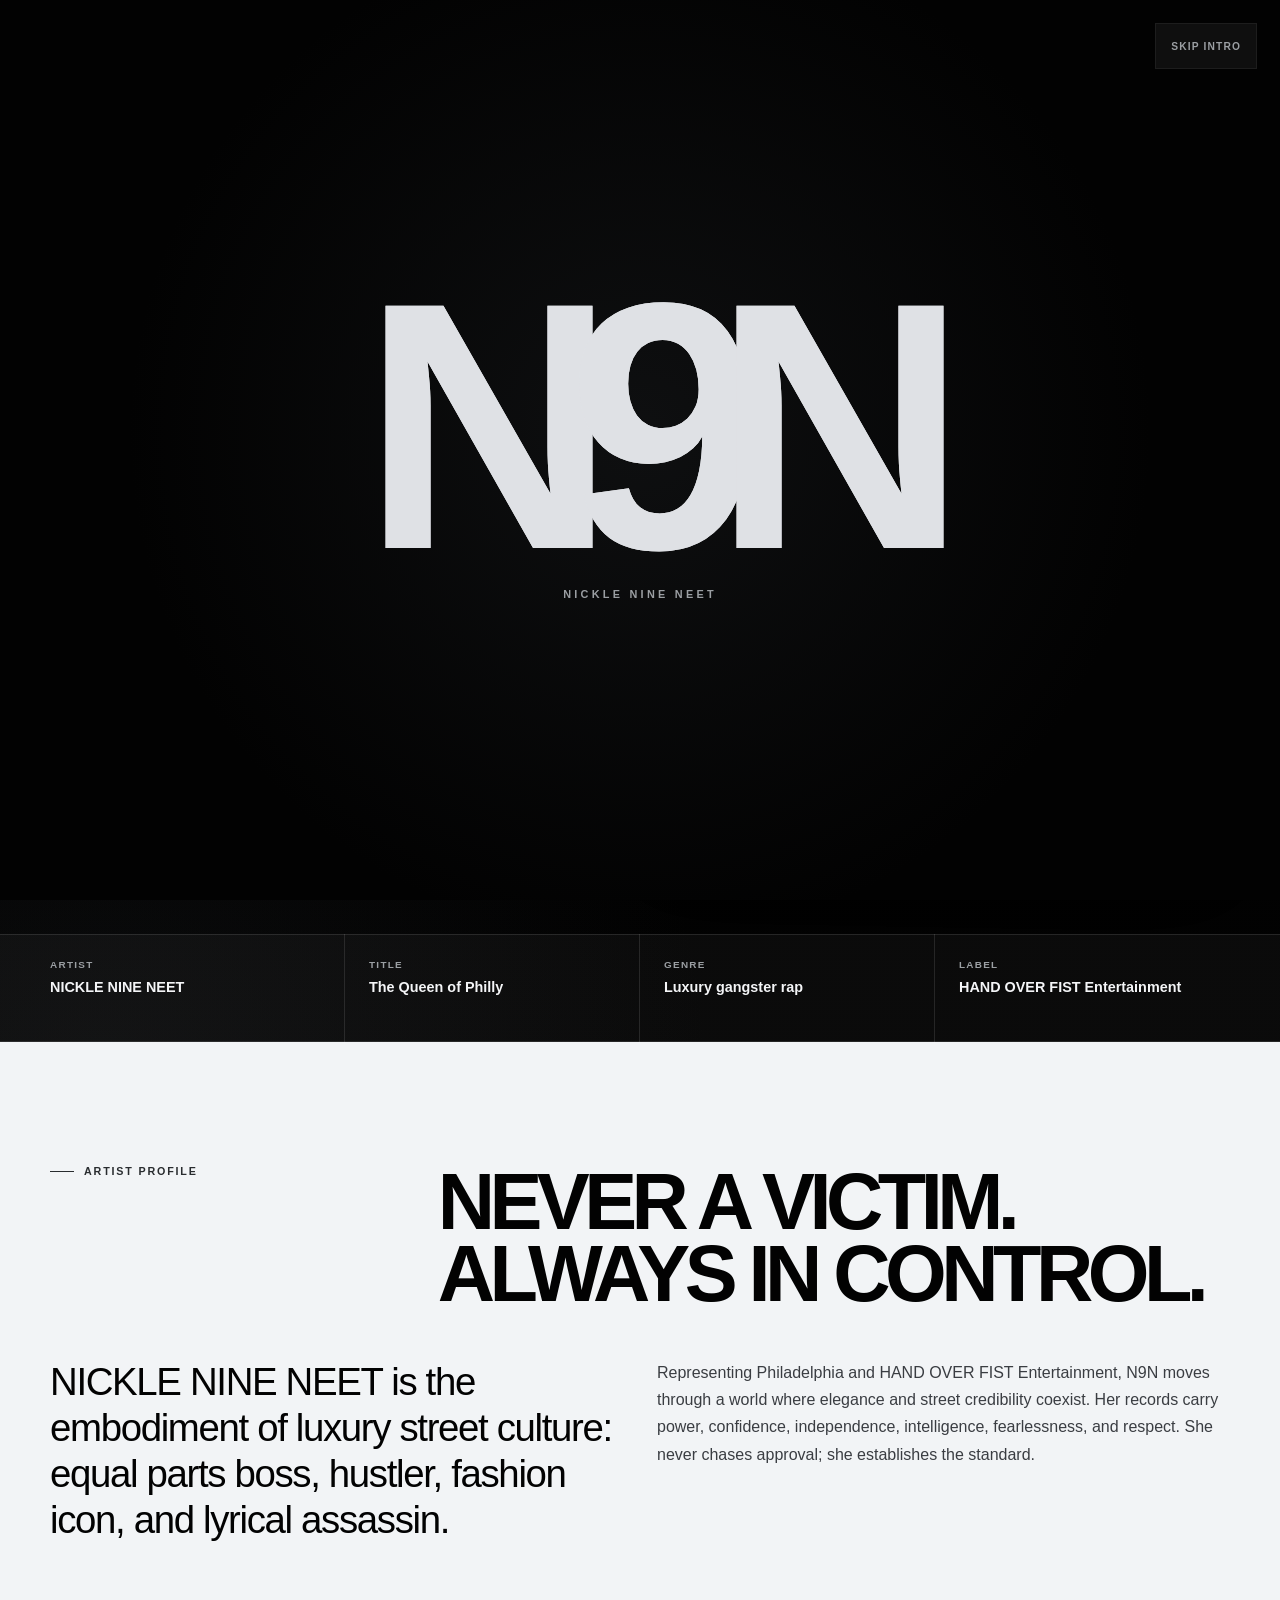
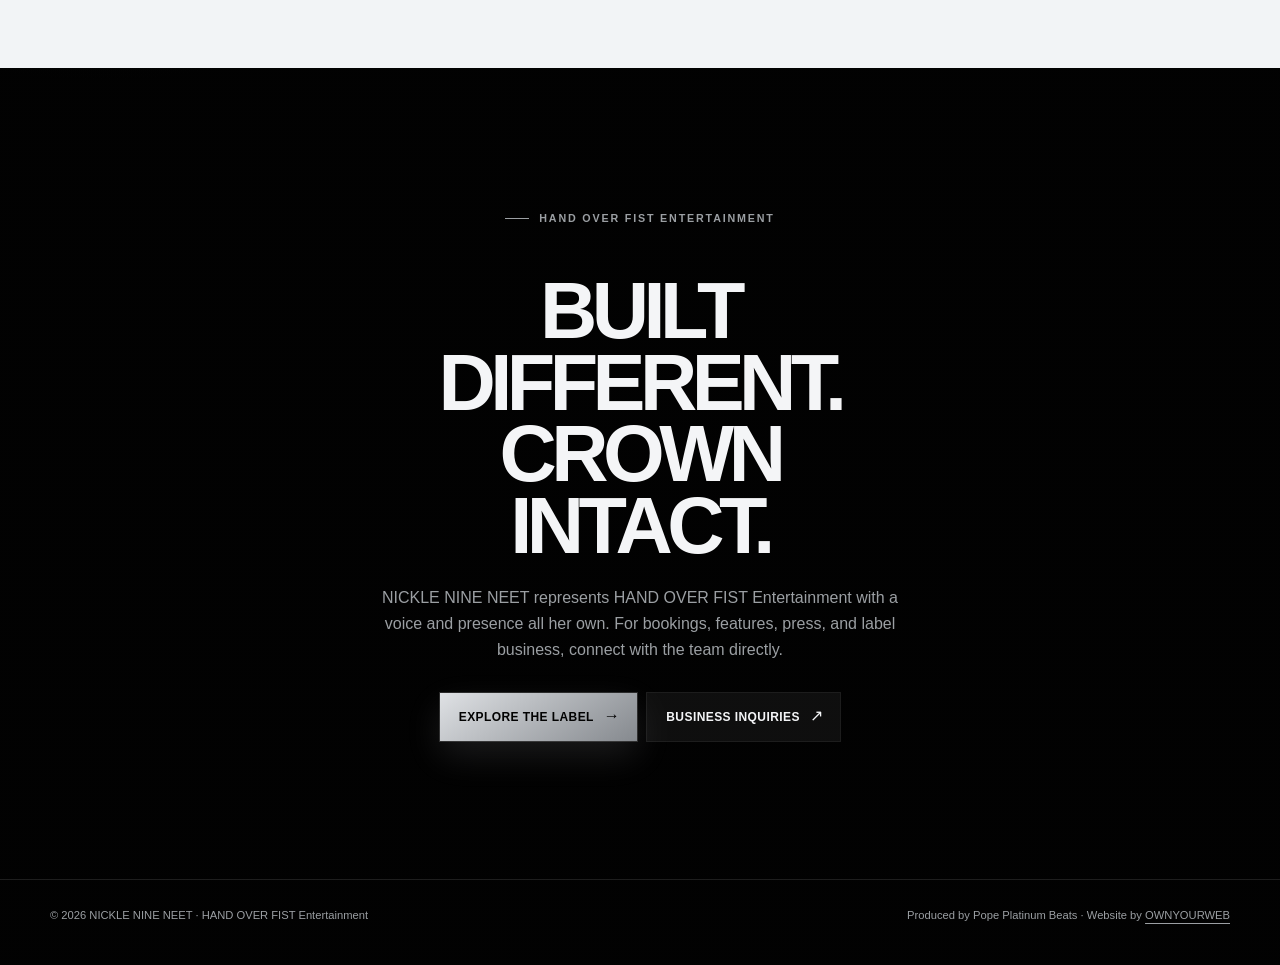
<file: index.html>
<!doctype html>
<html lang="en">
<head>
  <meta charset="utf-8" />
  <meta name="viewport" content="width=device-width, initial-scale=1" />
  <meta name="theme-color" content="#070707" />
  <meta name="description" content="Official artist profile for NICKLE NINE NEET, The Queen of Philly, presented by HAND OVER FIST Entertainment." />
  <meta property="og:title" content="NICKLE NINE NEET | Official Artist Profile" />
  <meta property="og:description" content="Luxury gangster rap. Philadelphia authority. Respect the Crown." />
  <meta property="og:type" content="profile" />
  <meta property="og:url" content="https://innergclaw.github.io/nickle-nine-neet/" />
  <meta property="og:image" content="https://innergclaw.github.io/nickle-nine-neet/assets/hand-over-fist/nickle-nine-neet-philadelphia-portrait.jpg" />
  <link rel="icon" href="assets/hand-over-fist/hand-over-fist-entertainment-logo.jpg" type="image/jpeg" />
  <link rel="canonical" href="https://innergclaw.github.io/nickle-nine-neet/" />
  <link rel="stylesheet" href="assets/hand-over-fist/brand.css" />
  <title>NICKLE NINE NEET | The Queen of Philly</title>
  <script>document.documentElement.classList.add('js', 'intro-pending');</script>
</head>
<body class="artist-page">
  <div class="smoky-intro" data-smoky-intro>
    <div class="smoky-intro-inner">
      <div class="smoky-word" aria-label="N9N">
        <span class="smoky-letter" data-char="N" style="--i:0" aria-hidden="true">N</span>
        <span class="smoky-letter" data-char="9" style="--i:1" aria-hidden="true">9</span>
        <span class="smoky-letter" data-char="N" style="--i:2" aria-hidden="true">N</span>
      </div>
      <p class="smoky-intro-name">Nickle Nine Neet</p>
    </div>
    <button class="smoky-intro-skip" type="button" data-smoky-skip>Skip intro</button>
  </div>
  <div class="progress" aria-hidden="true"></div>
  <header class="site-header">
    <nav class="shell nav" aria-label="Artist navigation">
      <a class="label-lockup" href="https://ownyourweb.xyz/demos/hand-over-fist-entertainment.html" aria-label="HAND OVER FIST Entertainment home">
        <img class="label-logo" src="assets/hand-over-fist/hand-over-fist-entertainment-logo.jpg" alt="" width="1396" height="864" />
        <span class="label-name">HAND OVER FIST<small>Entertainment</small></span>
      </a>
      <div class="nav-links">
        <a href="ep.html">EP</a>
        <a href="https://ownyourweb.xyz/demos/hand-over-fist-entertainment.html">Label</a>
        <a href="#profile">Profile</a>
      </div>
      <a class="button nav-cta" href="mailto:ownyourwebsmm@gmail.com?subject=NICKLE%20NINE%20NEET%20Business%20Inquiry"><span class="desktop-label">Business inquiries</span><span class="mobile-label">Inquiries</span> <span class="button-arrow" aria-hidden="true">↗</span></a>
    </nav>
  </header>

  <main>
    <section class="shell hero profile-hero">
      <div class="hero-copy">
        <p class="eyebrow">Official artist · HAND OVER FIST</p>
        <h1 class="display profile-title"><span class="line">NICKLE</span><span class="line">NINE</span><span class="chrome">NEET.</span></h1>
        <p class="lede">The Queen of Philly. A commanding rapper whose hard-edged delivery, sharp writing, luxury-street style, and unmistakable presence speak for themselves.</p>
        <div class="hero-actions">
          <a class="button" href="ep.html">Listen to the debut EP <span class="button-arrow" aria-hidden="true">→</span></a>
          <a class="button" href="#profile">Meet NICKLE NINE NEET <span class="button-arrow" aria-hidden="true">↓</span></a>
        </div>
      </div>
      <div class="hero-aside" aria-label="NICKLE NINE NEET official artist portrait">
        <figure class="artist-portrait">
          <img src="assets/hand-over-fist/nickle-nine-neet-philadelphia-portrait.jpg" alt="NICKLE NINE NEET overlooking the Philadelphia skyline at night" width="1672" height="941" />
          <figcaption><span>The Queen of Philly</span><span>Philadelphia</span></figcaption>
        </figure>
        <span class="seal">Luxury<br />Power<br />Respect</span>
      </div>
    </section>

    <section class="fact-strip" aria-label="Artist facts">
      <div class="shell facts">
        <div class="fact"><span>Artist</span><strong>NICKLE NINE NEET</strong></div>
        <div class="fact"><span>Title</span><strong>The Queen of Philly</strong></div>
        <div class="fact"><span>Genre</span><strong>Luxury gangster rap</strong></div>
        <div class="fact"><span>Label</span><strong>HAND OVER FIST Entertainment</strong></div>
      </div>
    </section>

    <section class="shell section light-section" id="profile">
      <div class="section-head reveal">
        <p class="eyebrow">Artist profile</p>
        <div><h2>Never a victim. Always in control.</h2></div>
      </div>
      <div class="profile-bio reveal">
        <p class="lead">NICKLE NINE NEET is the embodiment of luxury street culture: equal parts boss, hustler, fashion icon, and lyrical assassin.</p>
        <p>Representing Philadelphia and HAND OVER FIST Entertainment, N9N moves through a world where elegance and street credibility coexist. Her records carry power, confidence, independence, intelligence, fearlessness, and respect. She never chases approval; she establishes the standard.</p>
      </div>
    </section>

    <section class="shell final-cta reveal">
      <p class="eyebrow">HAND OVER FIST Entertainment</p>
      <h2>Built different. Crown intact.</h2>
      <p>NICKLE NINE NEET represents HAND OVER FIST Entertainment with a voice and presence all her own. For bookings, features, press, and label business, connect with the team directly.</p>
      <div class="final-actions">
        <a class="button" href="https://ownyourweb.xyz/demos/hand-over-fist-entertainment.html">Explore the label <span class="button-arrow" aria-hidden="true">→</span></a>
        <a class="button secondary" href="mailto:ownyourwebsmm@gmail.com?subject=NICKLE%20NINE%20NEET%20Business%20Inquiry">Business inquiries <span class="button-arrow" aria-hidden="true">↗</span></a>
      </div>
    </section>
  </main>

  <footer><div class="shell footer-row"><span>© 2026 NICKLE NINE NEET · HAND OVER FIST Entertainment</span><span>Produced by Pope Platinum Beats · Website by <a href="https://ownyourweb.xyz/">OWNYOURWEB</a></span></div></footer>
  <script src="assets/hand-over-fist/site.js" defer></script>
</body>
</html>
</file>
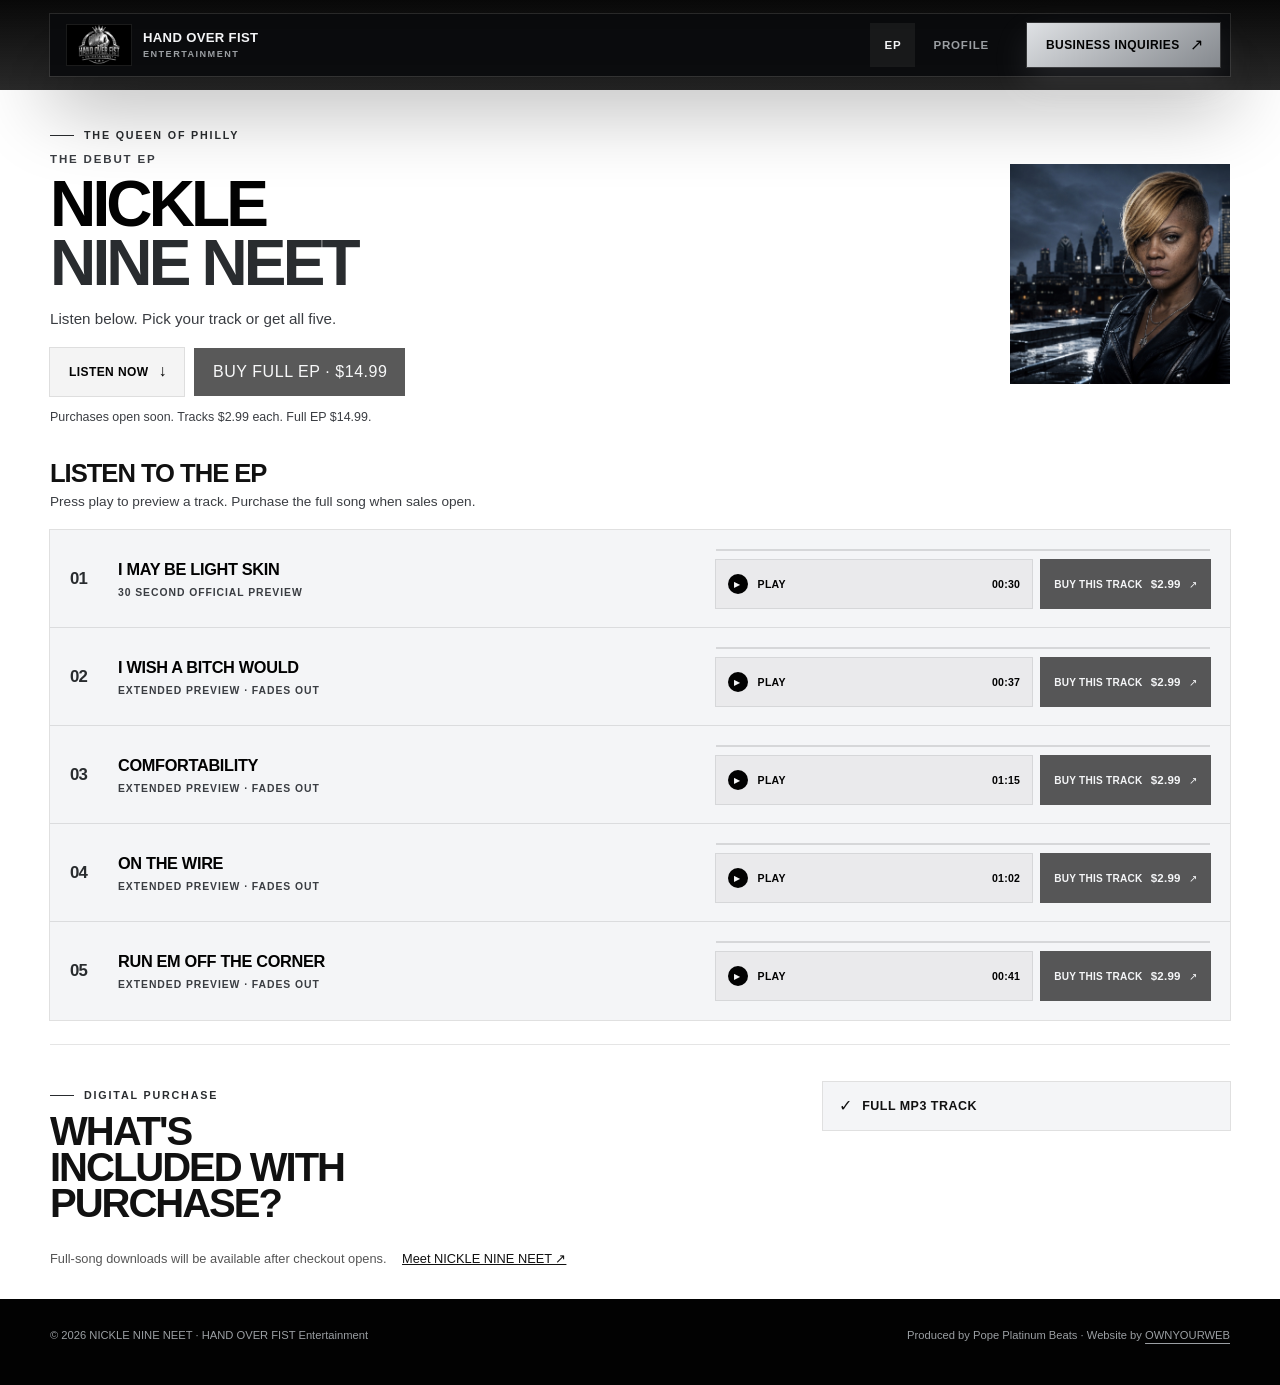
<file: ep.html>
<!doctype html>
<html lang="en">
<head>
  <meta charset="utf-8" />
  <meta name="viewport" content="width=device-width, initial-scale=1" />
  <meta name="theme-color" content="#f7f6f2" />
  <meta name="description" content="Listen to previews from NICKLE NINE NEET, the debut EP by The Queen of Philly." />
  <meta property="og:title" content="NICKLE NINE NEET | Debut EP" />
  <meta property="og:description" content="Five tracks from The Queen of Philly. Listen to official previews." />
  <meta property="og:type" content="music.album" />
  <meta property="og:url" content="https://innergclaw.github.io/nickle-nine-neet/ep.html" />
  <meta property="og:image" content="https://innergclaw.github.io/nickle-nine-neet/assets/hand-over-fist/nickle-nine-neet-philadelphia-portrait.jpg" />
  <link rel="icon" href="assets/hand-over-fist/hand-over-fist-entertainment-logo.jpg" type="image/jpeg" />
  <link rel="canonical" href="https://innergclaw.github.io/nickle-nine-neet/ep.html" />
  <link rel="stylesheet" href="assets/hand-over-fist/brand.css" />
  <link rel="stylesheet" href="assets/ep/store.css" />
  <title>NICKLE NINE NEET | Debut EP</title>
  <script>document.documentElement.classList.add('js');</script>
</head>
<body class="release-page">
  <div class="progress" aria-hidden="true"></div>
  <header class="site-header">
    <nav class="shell nav" aria-label="Artist navigation">
      <a class="label-lockup" href="index.html" aria-label="NICKLE NINE NEET home">
        <img class="label-logo" src="assets/hand-over-fist/hand-over-fist-entertainment-logo.jpg" alt="" width="1396" height="864" />
        <span class="label-name">HAND OVER FIST<small>Entertainment</small></span>
      </a>
      <div class="nav-links">
        <a href="ep.html" aria-current="page">EP</a>
        <a href="index.html#profile">Profile</a>
      </div>
      <a class="button nav-cta" href="mailto:ownyourwebsmm@gmail.com?subject=NICKLE%20NINE%20NEET%20Business%20Inquiry"><span class="desktop-label">Business inquiries</span><span class="mobile-label">Inquiries</span> <span class="button-arrow" aria-hidden="true">↗</span></a>
    </nav>
  </header>

  <main>
    <section class="shell ep-hero">
      <div class="ep-hero-copy">
        <p class="eyebrow">The Queen of Philly</p>
        <p class="ep-kicker">The debut EP</p>
        <h1 class="ep-title">NICKLE<br /><span>NINE NEET</span></h1>
        <p class="ep-lede">Listen below. Pick your track or get all five.</p>
        <div class="hero-actions">
          <a class="button secondary" href="#tracklist">Listen now <span class="button-arrow" aria-hidden="true">↓</span></a>
          <button class="button commerce-button" type="button" disabled aria-describedby="checkout-note">Buy full EP · $14.99</button>
        </div>
        <p id="checkout-note" class="commerce-note">Purchases open soon. Tracks $2.99 each. Full EP $14.99.</p>
      </div>
      <figure class="ep-cover" aria-label="NICKLE NINE NEET portrait for the debut EP">
        <img src="assets/hand-over-fist/nickle-nine-neet-philadelphia-portrait.jpg" alt="NICKLE NINE NEET in front of the Philadelphia skyline" width="1672" height="941" />
        <span class="ep-cover-overlay" aria-hidden="true"></span>
      </figure>
    </section>

    <section class="shell section ep-listing" id="tracklist">
      <div class="section-head">
        <div><h2>Listen to the EP</h2><p class="section-copy">Press play to preview a track. Purchase the full song when sales open.</p></div>
      </div>
      <p class="player-status" data-player-status role="status" aria-live="polite"></p>

      <div class="track-list" data-preview-player>
        <article class="track-card" data-track>
          <span class="track-number">01</span>
          <div class="track-copy"><h3>I MAY BE LIGHT SKIN</h3><p>30 second official preview</p></div>
          <div class="track-controls">
            <div class="track-progress" aria-hidden="true"><span data-progress></span></div>
            <button class="track-play" type="button" data-preview="assets/ep/previews/01-i-may-be-light-skin-preview.mp3" data-title="I MAY BE LIGHT SKIN" aria-label="Play I MAY BE LIGHT SKIN preview"><span class="track-play-icon" aria-hidden="true">▶</span><span data-play-label>Play</span><span class="track-duration">00:30</span></button>
            <button class="track-buy" type="button" disabled aria-describedby="checkout-note">Buy this track <strong>$2.99</strong><span aria-hidden="true">↗</span></button>
          </div>
        </article>
        <article class="track-card" data-track>
          <span class="track-number">02</span>
          <div class="track-copy"><h3>I WISH A BITCH WOULD</h3><p>Extended preview · fades out</p></div>
          <div class="track-controls">
            <div class="track-progress" aria-hidden="true"><span data-progress></span></div>
            <button class="track-play" type="button" data-preview="assets/ep/previews/02-i-wish-a-bitch-would-preview-v2.mp3" data-title="I WISH A BITCH WOULD" aria-label="Play I WISH A BITCH WOULD preview"><span class="track-play-icon" aria-hidden="true">▶</span><span data-play-label>Play</span><span class="track-duration">00:37</span></button>
            <button class="track-buy" type="button" disabled aria-describedby="checkout-note">Buy this track <strong>$2.99</strong><span aria-hidden="true">↗</span></button>
          </div>
        </article>
        <article class="track-card" data-track>
          <span class="track-number">03</span>
          <div class="track-copy"><h3>COMFORTABILITY</h3><p>Extended preview · fades out</p></div>
          <div class="track-controls">
            <div class="track-progress" aria-hidden="true"><span data-progress></span></div>
            <button class="track-play" type="button" data-preview="assets/ep/previews/03-comfortability-preview-v2.mp3" data-title="COMFORTABILITY" aria-label="Play COMFORTABILITY preview"><span class="track-play-icon" aria-hidden="true">▶</span><span data-play-label>Play</span><span class="track-duration">01:15</span></button>
            <button class="track-buy" type="button" disabled aria-describedby="checkout-note">Buy this track <strong>$2.99</strong><span aria-hidden="true">↗</span></button>
          </div>
        </article>
        <article class="track-card" data-track>
          <span class="track-number">04</span>
          <div class="track-copy"><h3>ON THE WIRE</h3><p>Extended preview · fades out</p></div>
          <div class="track-controls">
            <div class="track-progress" aria-hidden="true"><span data-progress></span></div>
            <button class="track-play" type="button" data-preview="assets/ep/previews/04-on-the-wire-preview-v2.mp3" data-title="ON THE WIRE" aria-label="Play ON THE WIRE preview"><span class="track-play-icon" aria-hidden="true">▶</span><span data-play-label>Play</span><span class="track-duration">01:02</span></button>
            <button class="track-buy" type="button" disabled aria-describedby="checkout-note">Buy this track <strong>$2.99</strong><span aria-hidden="true">↗</span></button>
          </div>
        </article>
        <article class="track-card" data-track>
          <span class="track-number">05</span>
          <div class="track-copy"><h3>RUN EM OFF THE CORNER</h3><p>Extended preview · fades out</p></div>
          <div class="track-controls">
            <div class="track-progress" aria-hidden="true"><span data-progress></span></div>
            <button class="track-play" type="button" data-preview="assets/ep/previews/05-run-em-off-the-corner-preview-v2.mp3" data-title="RUN EM OFF THE CORNER" aria-label="Play RUN EM OFF THE CORNER preview"><span class="track-play-icon" aria-hidden="true">▶</span><span data-play-label>Play</span><span class="track-duration">00:41</span></button>
            <button class="track-buy" type="button" disabled aria-describedby="checkout-note">Buy this track <strong>$2.99</strong><span aria-hidden="true">↗</span></button>
          </div>
        </article>
      </div>
    </section>

    <section class="shell purchase-included" aria-labelledby="included-title">
      <div>
        <p class="eyebrow">Digital purchase</p>
        <h2 id="included-title">What's included with purchase?</h2>
      </div>
        <ul>
          <li>Full MP3 track</li>
        </ul>
    </section>

    <aside class="shell ep-sales-note">Full-song downloads will be available after checkout opens. <a href="index.html">Meet NICKLE NINE NEET ↗</a></aside>
  </main>

  <footer><div class="shell footer-row"><span>© 2026 NICKLE NINE NEET · HAND OVER FIST Entertainment</span><span>Produced by Pope Platinum Beats · Website by <a href="https://ownyourweb.xyz/">OWNYOURWEB</a></span></div></footer>
  <script src="assets/hand-over-fist/site.js" defer></script>
</body>
</html>
</file>
<file: assets/hand-over-fist/brand.css>
:root {
  --black: oklch(0.08 0 0);
  --black-soft: oklch(0.115 0.003 255);
  --surface: oklch(0.17 0.006 255);
  --surface-raised: oklch(0.22 0.008 255);
  --white: oklch(0.97 0.003 255);
  --muted: oklch(0.7 0.008 255);
  --steel: oklch(0.63 0.009 255);
  --chrome: oklch(0.91 0.005 255);
  --graphite: oklch(0.29 0.008 255);
  --paper: oklch(0.965 0.004 255);
  --paper-soft: oklch(0.92 0.006 255);
  --ink-muted: oklch(0.36 0.009 255);
  --line: oklch(1 0 0 / 0.11);
  --line-strong: oklch(0.91 0.005 255 / 0.34);
  --ease-out: cubic-bezier(0.2, 0, 0, 1);
  --shadow:
    0 0 0 1px var(--line),
    0 1px 2px oklch(0 0 0 / 0.24),
    0 28px 80px oklch(0 0 0 / 0.32);
  color: var(--white);
  background: var(--black);
  font-family: Inter, ui-sans-serif, -apple-system, BlinkMacSystemFont, "Segoe UI", sans-serif;
  font-synthesis: none;
  -webkit-font-smoothing: antialiased;
  -moz-osx-font-smoothing: grayscale;
}

* { box-sizing: border-box; }
html { scroll-behavior: smooth; }
body {
  min-width: 320px;
  margin: 0;
  overflow-x: hidden;
  color: var(--white);
  background:
    radial-gradient(circle at 88% 4%, oklch(0.91 0.005 255 / 0.12), transparent 34rem),
    radial-gradient(circle at 8% 42%, oklch(0.32 0.01 255 / 0.19), transparent 38rem),
    linear-gradient(180deg, var(--black-soft), var(--black) 46rem);
}
body::before {
  content: "";
  position: fixed;
  inset: 0;
  z-index: -1;
  pointer-events: none;
  opacity: 0.32;
  background-image:
    linear-gradient(90deg, transparent 0 49.8%, oklch(1 0 0 / 0.028) 49.8% 50.2%, transparent 50.2%),
    linear-gradient(oklch(1 0 0 / 0.024) 1px, transparent 1px);
  background-size: 220px 100%, 100% 88px;
  mask-image: linear-gradient(to bottom, black, transparent 82%);
}

html.intro-pending, html.intro-pending body { overflow: hidden; }
.smoky-intro { display: none; }
.js .smoky-intro {
  position: fixed;
  inset: 0;
  z-index: 250;
  display: grid;
  overflow: hidden;
  place-items: center;
  isolation: isolate;
  color: var(--chrome);
  background:
    radial-gradient(circle at 50% 48%, oklch(0.28 0.008 255 / 0.34), transparent 32rem),
    var(--black);
}
.smoky-intro::before, .smoky-intro::after {
  content: "";
  position: absolute;
  z-index: -1;
  width: min(72vw, 880px);
  aspect-ratio: 1.8;
  border-radius: 50%;
  background: radial-gradient(ellipse, oklch(0.91 0.005 255 / 0.12), transparent 68%);
  filter: blur(38px);
  opacity: 0;
  transform: translate3d(-22%, 24%, 0) scale(0.72);
}
.smoky-intro::after { transform: translate3d(26%, -20%, 0) scale(0.64); }
.smoky-intro.is-ready::before { animation: smoky-haze 2.8s var(--ease-out) both; }
.smoky-intro.is-ready::after { animation: smoky-haze-alt 2.8s 180ms var(--ease-out) both; }
.smoky-intro-inner { position: relative; display: grid; justify-items: center; padding-inline: 20px; }
.smoky-word {
  display: flex;
  align-items: center;
  justify-content: center;
  color: transparent;
  font-size: clamp(7rem, 28vw, 22rem);
  font-weight: 900;
  letter-spacing: -0.14em;
  line-height: 0.72;
  user-select: none;
}
.smoky-letter {
  position: relative;
  display: inline-block;
  opacity: 0;
  color: var(--chrome);
  text-shadow: 0 0 0 var(--chrome);
  transform-origin: center;
  will-change: transform, opacity, filter;
}
.smoky-letter::before {
  content: attr(data-char);
  position: absolute;
  inset: 0;
  color: oklch(0.91 0.005 255 / 0.42);
  filter: blur(18px);
  opacity: 0;
  transform: translate3d(-18%, 20%, 0) scale(1.18);
}
.smoky-intro.is-ready .smoky-letter { animation: smoky-reveal 1.95s calc(var(--i) * 140ms) var(--ease-out) both; }
.smoky-intro.is-ready .smoky-letter::before { animation: smoky-ghost 1.8s calc(var(--i) * 140ms) var(--ease-out) both; }
.smoky-intro-name {
  margin: 34px 0 0;
  color: var(--muted);
  font-size: 0.68rem;
  font-weight: 780;
  letter-spacing: 0.3em;
  text-transform: uppercase;
  opacity: 0;
  transform: translateY(8px);
}
.smoky-intro.is-ready .smoky-intro-name { animation: smoky-name-in 620ms 1.5s var(--ease-out) both; }
.smoky-intro-skip {
  position: absolute;
  inset: 24px 24px auto auto;
  display: inline-flex;
  min-width: 44px;
  min-height: 44px;
  align-items: center;
  justify-content: center;
  padding-inline: 15px;
  color: var(--muted);
  background: oklch(1 0 0 / 0.055);
  border: 0;
  box-shadow: 0 0 0 1px var(--line);
  font: inherit;
  font-size: 0.64rem;
  font-weight: 780;
  letter-spacing: 0.11em;
  text-transform: uppercase;
  cursor: pointer;
  transition-property: color, background-color, transform;
  transition-duration: 160ms;
  transition-timing-function: var(--ease-out);
}
.smoky-intro-skip:active { transform: scale(0.96); }
.smoky-intro-skip:focus-visible { outline: 2px solid var(--chrome); outline-offset: 5px; }
.smoky-intro.is-leaving { animation: smoky-intro-away 900ms 120ms var(--ease-out) both; pointer-events: none; }
.smoky-intro.is-leaving .smoky-letter { animation: smoky-letter-away 760ms calc(var(--i) * 55ms) var(--ease-out) both; }
.smoky-intro.is-leaving .smoky-letter::before { animation: smoky-ghost-away 720ms calc(var(--i) * 55ms) var(--ease-out) both; }
.smoky-intro.is-leaving .smoky-intro-name { animation: smoky-name-away 360ms var(--ease-out) both; }
@keyframes smoky-reveal {
  0% { opacity: 0; filter: blur(32px); transform: translate3d(-0.42em, 0.26em, 0) scale(1.3); text-shadow: 0 0 42px oklch(0.91 0.005 255 / 0.64); }
  46% { opacity: 0.72; filter: blur(11px); }
  100% { opacity: 1; filter: blur(0); transform: translate3d(0, 0, 0) scale(1); text-shadow: 0 0 0 var(--chrome); }
}
@keyframes smoky-ghost {
  0% { opacity: 0; transform: translate3d(-32%, 34%, 0) scale(1.38); }
  38% { opacity: 0.62; }
  100% { opacity: 0; transform: translate3d(34%, -24%, 0) scale(1.08); }
}
@keyframes smoky-haze {
  0% { opacity: 0; transform: translate3d(-22%, 24%, 0) scale(0.72); }
  48% { opacity: 0.72; }
  100% { opacity: 0; transform: translate3d(18%, -10%, 0) scale(1.18); }
}
@keyframes smoky-haze-alt {
  0% { opacity: 0; transform: translate3d(26%, -20%, 0) scale(0.64); }
  52% { opacity: 0.5; }
  100% { opacity: 0; transform: translate3d(-18%, 16%, 0) scale(1.12); }
}
@keyframes smoky-name-in { to { opacity: 1; transform: translateY(0); } }
@keyframes smoky-letter-away { to { opacity: 0; filter: blur(28px); transform: translate3d(0.38em, -0.18em, 0) scale(1.18); } }
@keyframes smoky-ghost-away { 0% { opacity: 0.42; } to { opacity: 0; transform: translate3d(46%, -32%, 0) scale(1.34); } }
@keyframes smoky-name-away { to { opacity: 0; filter: blur(7px); transform: translateY(-7px); } }
@keyframes smoky-intro-away { to { opacity: 0; visibility: hidden; } }

::selection { color: var(--black); background: var(--chrome); }
a { color: inherit; text-decoration: none; }
a:focus-visible { outline: 2px solid var(--chrome); outline-offset: 5px; }
button, a { -webkit-tap-highlight-color: transparent; }
img { max-width: 100%; }

.shell { width: min(1180px, calc(100% - 40px)); margin-inline: auto; }
.progress {
  position: fixed;
  inset: 0 auto auto 0;
  z-index: 100;
  width: 100%;
  height: 2px;
  pointer-events: none;
  background: linear-gradient(90deg, var(--steel), var(--chrome));
  transform: scaleX(0);
  transform-origin: left center;
  will-change: transform;
}

.site-header {
  position: sticky;
  top: 0;
  z-index: 50;
  padding-block: 14px;
  background: linear-gradient(to bottom, oklch(0.08 0 0 / 0.97), oklch(0.08 0 0 / 0.78));
  backdrop-filter: blur(22px) saturate(120%);
  -webkit-backdrop-filter: blur(22px) saturate(120%);
}
.nav {
  display: grid;
  grid-template-columns: 1fr auto auto;
  align-items: center;
  gap: 24px;
  min-height: 62px;
  padding: 8px 10px 8px 16px;
  background: oklch(0.145 0.005 255 / 0.92);
  box-shadow: var(--shadow);
}
.label-lockup { display: flex; align-items: center; gap: 11px; min-height: 44px; }
.label-logo {
  display: block;
  width: 66px;
  height: 42px;
  object-fit: contain;
  background: var(--black);
  outline: 1px solid oklch(1 0 0 / 0.1);
  outline-offset: -1px;
}
.label-name { font-size: 0.82rem; font-weight: 820; letter-spacing: 0.025em; line-height: 1.05; text-transform: uppercase; }
.label-name small { display: block; margin-block-start: 5px; color: var(--muted); font-size: 0.57rem; font-weight: 650; letter-spacing: 0.16em; }
.nav-links { display: flex; align-items: center; gap: 4px; }
.nav-links a {
  display: inline-flex;
  min-height: 44px;
  align-items: center;
  padding-inline: 14px;
  color: var(--muted);
  font-size: 0.72rem;
  font-weight: 720;
  letter-spacing: 0.07em;
  text-transform: uppercase;
  transition-property: color, background-color;
  transition-duration: 160ms;
  transition-timing-function: var(--ease-out);
}
.nav-links a[aria-current="page"], .nav-links a:hover { color: var(--white); background: oklch(1 0 0 / 0.055); }

.button {
  display: inline-flex;
  min-height: 48px;
  align-items: center;
  justify-content: center;
  gap: 10px;
  padding-inline: 19px 17px;
  color: var(--black);
  background: linear-gradient(145deg, var(--chrome), var(--steel));
  box-shadow: 0 0 0 1px oklch(1 0 0 / 0.15), 0 14px 36px oklch(0.91 0.005 255 / 0.12);
  font-size: 0.75rem;
  font-weight: 850;
  letter-spacing: 0.035em;
  text-transform: uppercase;
  user-select: none;
  transition-property: transform, background-color, box-shadow;
  transition-duration: 160ms;
  transition-timing-function: var(--ease-out);
}
.button:active { transform: scale(0.96); }
.button.secondary { color: var(--white); background: oklch(1 0 0 / 0.055); box-shadow: 0 0 0 1px var(--line); }
.button-arrow { font-size: 1rem; transform: translateY(-1px); }
.nav-cta { min-height: 44px; }
.mobile-label { display: none; }

.eyebrow {
  display: inline-flex;
  align-items: center;
  gap: 10px;
  margin: 0;
  color: var(--chrome);
  font-size: 0.67rem;
  font-weight: 820;
  letter-spacing: 0.17em;
  line-height: 1;
  text-transform: uppercase;
}
.eyebrow::before { content: ""; width: 24px; height: 1px; background: currentColor; }
h1, h2, h3, p { margin-block-start: 0; }
h1, h2, h3 { text-wrap: balance; }
p { text-wrap: pretty; }
.display {
  margin-block: 24px 28px;
  font-size: clamp(4.3rem, 10.7vw, 10.4rem);
  font-weight: 720;
  letter-spacing: -0.082em;
  line-height: 0.77;
  text-transform: uppercase;
}
.display .line, .display .outline { display: block; }
.display .outline {
  color: transparent;
  -webkit-text-stroke: 1px oklch(0.97 0.003 255 / 0.48);
}
.lede { max-width: 64ch; margin-block-end: 30px; color: var(--muted); font-size: 1.06rem; line-height: 1.62; }
.hero-actions { display: flex; flex-wrap: wrap; gap: 10px; }
.hero {
  display: grid;
  min-height: 790px;
  grid-template-columns: minmax(0, 1.15fr) minmax(350px, 0.85fr);
  align-items: center;
  gap: 72px;
  padding-block: 92px 118px;
}
.hero-copy { min-width: 0; max-width: 780px; }
.hero-aside { position: relative; min-height: 620px; display: grid; place-items: center; }
.hero-aside::before {
  content: "";
  position: absolute;
  inset: 6% 2% 8% 8%;
  background: linear-gradient(145deg, oklch(0.91 0.005 255 / 0.28), transparent 66%);
  filter: blur(40px);
  transform: rotate(8deg);
}
.monogram-card {
  position: relative;
  width: min(440px, 100%);
  aspect-ratio: 0.78;
  overflow: hidden;
  padding: 28px;
  background:
    linear-gradient(145deg, transparent 46%, oklch(0.91 0.005 255 / 0.12)),
    repeating-linear-gradient(135deg, oklch(1 0 0 / 0.03) 0 1px, transparent 1px 12px),
    var(--surface);
  box-shadow: var(--shadow);
  transform: rotate(1.5deg);
  transition-property: transform, box-shadow;
  transition-duration: 420ms;
  transition-timing-function: var(--ease-out);
}
.monogram-card:hover { transform: translateY(-5px) rotate(0); box-shadow: 0 0 0 1px var(--line-strong), 0 34px 94px oklch(0 0 0 / 0.42); }
.monogram-card::before {
  content: attr(data-mark);
  position: absolute;
  inset: 50% auto auto 50%;
  color: transparent;
  font-size: clamp(7rem, 15vw, 12rem);
  font-weight: 900;
  letter-spacing: -0.13em;
  line-height: 0.8;
  -webkit-text-stroke: 1px oklch(0.91 0.005 255 / 0.7);
  transform: translate(-53%, -54%);
}
.monogram-top, .monogram-bottom { position: relative; z-index: 1; display: flex; justify-content: space-between; gap: 20px; }
.monogram-top { align-items: start; color: var(--chrome); font-size: 0.64rem; font-weight: 780; letter-spacing: 0.16em; text-transform: uppercase; }
.monogram-bottom { position: absolute; inset: auto 28px 28px; align-items: end; }
.monogram-bottom strong { max-width: 8ch; font-size: 2rem; letter-spacing: -0.055em; line-height: 0.92; text-transform: uppercase; }
.monogram-bottom span { color: var(--muted); font-size: 0.62rem; letter-spacing: 0.12em; text-transform: uppercase; writing-mode: vertical-rl; }
.artist-portrait {
  position: relative;
  z-index: 1;
  width: min(520px, 100%);
  aspect-ratio: 0.82;
  margin: 0;
  overflow: hidden;
  background: var(--black);
  box-shadow: var(--shadow);
  transform: rotate(1deg);
  transition-property: transform, box-shadow;
  transition-duration: 420ms;
  transition-timing-function: var(--ease-out);
}
.artist-portrait img {
  display: block;
  width: 100%;
  height: 100%;
  object-fit: cover;
  object-position: 72% center;
  outline: 1px solid oklch(1 0 0 / 0.1);
  outline-offset: -1px;
}
.artist-portrait figcaption {
  position: absolute;
  inset: auto 0 0;
  display: flex;
  justify-content: space-between;
  gap: 18px;
  padding: 72px 24px 24px;
  color: var(--chrome);
  background: linear-gradient(to bottom, transparent, oklch(0.08 0 0 / 0.9));
  font-size: 0.61rem;
  font-weight: 820;
  letter-spacing: 0.13em;
  text-transform: uppercase;
}
.seal {
  position: absolute;
  inset: auto -16px 54px auto;
  z-index: 2;
  display: grid;
  width: 112px;
  aspect-ratio: 1;
  place-items: center;
  color: var(--black);
  background: linear-gradient(145deg, var(--chrome), var(--steel));
  box-shadow: 0 18px 50px oklch(0 0 0 / 0.35);
  font-size: 0.64rem;
  font-weight: 900;
  letter-spacing: 0.1em;
  line-height: 1.2;
  text-align: center;
  text-transform: uppercase;
  transform: rotate(-5deg);
}

.logo-stage {
  position: relative;
  z-index: 1;
  width: min(560px, 100%);
  margin: 0;
  padding: 18px;
  background:
    radial-gradient(circle at 50% 34%, oklch(1 0 0 / 0.1), transparent 50%),
    var(--black);
  box-shadow: var(--shadow);
  transform: rotate(1deg);
  transition-property: transform, box-shadow;
  transition-duration: 420ms;
  transition-timing-function: var(--ease-out);
}
.logo-stage img {
  display: block;
  width: 100%;
  height: auto;
  background: var(--black);
  outline: 1px solid oklch(1 0 0 / 0.1);
  outline-offset: -1px;
}

.fact-strip { background: oklch(1 0 0 / 0.035); box-shadow: inset 0 1px var(--line), inset 0 -1px var(--line); }
.facts { display: grid; grid-template-columns: repeat(4, 1fr); }
.fact { min-height: 108px; padding: 25px 24px; box-shadow: inset -1px 0 var(--line); }
.fact:first-child { padding-inline-start: 0; }
.fact:last-child { box-shadow: none; }
.fact span { display: block; margin-block-end: 8px; color: var(--muted); font-size: 0.62rem; font-weight: 700; letter-spacing: 0.13em; text-transform: uppercase; }
.fact strong { font-size: 0.9rem; line-height: 1.35; }

.section { padding-block: 124px; }
.light-section {
  color: var(--black);
  background: var(--paper);
  box-shadow: 0 0 0 100vmax var(--paper);
  clip-path: inset(0 -100vmax);
}
.light-section .eyebrow { color: var(--graphite); }
.light-section .section-copy, .light-section .profile-bio p { color: var(--ink-muted); }
.light-section .section-copy strong, .light-section .profile-bio .lead { color: var(--black); }
.light-section .manifesto-card {
  color: var(--black);
  background: var(--paper-soft);
  box-shadow: 0 0 0 1px oklch(0 0 0 / 0.08), 0 24px 64px oklch(0 0 0 / 0.1);
}
.light-section .manifesto-card.large { background: linear-gradient(145deg, oklch(0.7 0.009 255 / 0.24), transparent 70%), var(--paper-soft); }
.light-section .manifesto-card small, .light-section .manifesto-quote em { color: var(--graphite); }
.light-section .manifesto-card p { color: var(--ink-muted); }
.light-section .manifesto-card:hover { box-shadow: 0 0 0 1px oklch(0 0 0 / 0.14), 0 28px 72px oklch(0 0 0 / 0.14); }
.section-head { display: grid; grid-template-columns: 0.58fr 1.42fr; gap: 64px; align-items: start; margin-block-end: 50px; }
h2 { margin: 0; font-size: clamp(3rem, 6.2vw, 6.6rem); font-weight: 650; letter-spacing: -0.07em; line-height: 0.9; text-transform: uppercase; }
h3 { margin: 0; font-size: 1.2rem; letter-spacing: -0.035em; line-height: 1.18; }
.section-copy { max-width: 65ch; color: var(--muted); line-height: 1.65; }
.section-copy strong { color: var(--white); }

.manifesto-grid { display: grid; grid-template-columns: 1.05fr 0.95fr; gap: 14px; }
.manifesto-card, .feature-card, .code-card, .release-card {
  position: relative;
  overflow: hidden;
  padding: 34px;
  background: oklch(0.18 0.006 255 / 0.84);
  box-shadow: var(--shadow);
  transition-property: transform, box-shadow;
  transition-duration: 260ms;
  transition-timing-function: var(--ease-out);
}
.manifesto-card:hover, .feature-card:hover, .code-card:hover, .release-card:hover { transform: translateY(-3px); box-shadow: 0 0 0 1px var(--line-strong), 0 30px 86px oklch(0 0 0 / 0.38); }
.manifesto-card.large { min-height: 480px; display: flex; flex-direction: column; justify-content: space-between; background: linear-gradient(145deg, oklch(0.42 0.009 255 / 0.26), transparent 70%), var(--surface); }
.manifesto-quote { max-width: 13ch; margin: 0; font-size: clamp(2.7rem, 5vw, 5.4rem); font-weight: 620; letter-spacing: -0.065em; line-height: 0.94; text-transform: uppercase; }
.manifesto-quote em { color: var(--chrome); font-style: normal; }
.manifesto-stack { display: grid; gap: 14px; }
.manifesto-card small, .feature-card small, .code-card small, .release-card small { color: var(--chrome); font-size: 0.63rem; font-weight: 780; letter-spacing: 0.13em; text-transform: uppercase; }
.manifesto-card h3, .feature-card h3, .code-card h3, .release-card h3 { margin-block: 16px 12px; font-size: 1.5rem; }
.manifesto-card p, .feature-card p, .code-card p, .release-card p { margin: 0; color: var(--muted); line-height: 1.58; }

.artist-feature {
  display: grid;
  grid-template-columns: 0.86fr 1.14fr;
  min-height: 590px;
  background: var(--surface);
  box-shadow: var(--shadow);
}
.artist-art {
  position: relative;
  display: grid;
  overflow: hidden;
  min-height: 520px;
  padding: 32px;
  place-items: center;
  background:
    radial-gradient(circle at 78% 18%, oklch(0.91 0.005 255 / 0.19), transparent 32%),
    repeating-linear-gradient(45deg, oklch(1 0 0 / 0.025) 0 1px, transparent 1px 14px),
    var(--black-soft);
  box-shadow: inset -1px 0 var(--line);
}
.artist-edition { position: absolute; inset: 32px auto auto 32px; z-index: 2; color: var(--chrome); font-size: 0.64rem; font-weight: 780; letter-spacing: 0.15em; text-transform: uppercase; }
.vinyl-link {
  position: relative;
  z-index: 1;
  display: grid;
  width: min(370px, 86%);
  gap: 17px;
  justify-items: center;
  padding-block: 10px;
  transition-property: transform, filter;
  transition-duration: 260ms;
  transition-timing-function: var(--ease-out);
}
.vinyl-link:active { transform: scale(0.96); }
.vinyl-record {
  position: relative;
  display: grid;
  width: 100%;
  aspect-ratio: 1;
  place-items: center;
  overflow: hidden;
  border-radius: 50%;
  background:
    radial-gradient(circle, transparent 0 30%, oklch(1 0 0 / 0.08) 30.5% 31%, transparent 31.5% 47%, oklch(1 0 0 / 0.07) 47.5% 48%, transparent 48.5%),
    repeating-radial-gradient(circle, oklch(0.105 0.004 255) 0 3px, oklch(0.16 0.006 255) 4px, oklch(0.075 0.003 255) 6px 8px);
  box-shadow:
    0 0 0 1px oklch(1 0 0 / 0.12),
    0 1px 2px oklch(0 0 0 / 0.34),
    0 28px 60px oklch(0 0 0 / 0.48);
  animation: vinyl-spin 7s linear infinite;
  will-change: transform;
}
.vinyl-record::before {
  content: "";
  position: absolute;
  inset: 0;
  border-radius: inherit;
  background: conic-gradient(from 24deg, transparent 0 9%, oklch(1 0 0 / 0.13) 13%, transparent 18% 48%, oklch(1 0 0 / 0.09) 53%, transparent 59% 100%);
}
.vinyl-label {
  position: relative;
  display: grid;
  width: 38%;
  aspect-ratio: 1;
  place-content: center;
  border-radius: 50%;
  color: var(--black);
  background: linear-gradient(145deg, var(--chrome), var(--steel));
  box-shadow: 0 0 0 4px oklch(0.08 0 0), 0 0 0 5px oklch(1 0 0 / 0.18);
  text-align: center;
}
.vinyl-label::after {
  content: "";
  position: absolute;
  inset: 50% auto auto 50%;
  width: 7px;
  aspect-ratio: 1;
  border-radius: 50%;
  background: var(--black);
  transform: translate(-50%, -50%);
}
.vinyl-label strong { font-size: clamp(2.2rem, 5vw, 4rem); font-weight: 900; letter-spacing: -0.12em; line-height: 0.8; }
.vinyl-label small { margin-block-start: 9px; font-size: 0.48rem; font-weight: 850; letter-spacing: 0.12em; text-transform: uppercase; }
.youtube-cue {
  display: inline-flex;
  min-height: 44px;
  align-items: center;
  gap: 9px;
  padding-inline: 16px;
  color: var(--chrome);
  background: oklch(1 0 0 / 0.055);
  box-shadow: 0 0 0 1px var(--line);
  font-size: 0.64rem;
  font-weight: 820;
  letter-spacing: 0.11em;
  text-transform: uppercase;
  transition-property: color, background-color;
  transition-duration: 180ms;
  transition-timing-function: var(--ease-out);
}
@keyframes vinyl-spin { to { transform: rotate(1turn); } }
.vinyl-showcase {
  display: grid;
  grid-template-columns: 0.88fr 1.12fr;
  min-height: 620px;
  overflow: hidden;
  background: var(--surface);
  box-shadow: var(--shadow);
}
.vinyl-showcase-stage {
  display: grid;
  min-height: 560px;
  place-items: center;
  padding: 42px 30px;
  background:
    radial-gradient(circle at 50% 42%, oklch(0.91 0.005 255 / 0.16), transparent 40%),
    repeating-linear-gradient(45deg, oklch(1 0 0 / 0.025) 0 1px, transparent 1px 14px),
    var(--black-soft);
  box-shadow: inset -1px 0 var(--line);
}
.vinyl-showcase-copy { display: flex; flex-direction: column; justify-content: center; padding: clamp(40px, 7vw, 88px); }
.vinyl-showcase-copy h3 { max-width: 12ch; margin-block: 22px 24px; font-size: clamp(2.8rem, 5.4vw, 5.7rem); font-weight: 680; letter-spacing: -0.07em; line-height: 0.9; text-transform: uppercase; }
.vinyl-showcase-copy > p:not(.eyebrow) { max-width: 52ch; margin-block-end: 30px; color: var(--muted); line-height: 1.62; }
.light-section .vinyl-showcase { color: var(--black); background: var(--paper-soft); box-shadow: 0 0 0 1px oklch(0 0 0 / 0.08), 0 28px 80px oklch(0 0 0 / 0.13); }
.light-section .vinyl-showcase-copy > p:not(.eyebrow) { color: var(--ink-muted); }
.artist-info { display: flex; flex-direction: column; justify-content: center; padding: clamp(36px, 6vw, 78px); }
.artist-info h2 { margin-block: 18px 24px; }
.artist-tags { display: flex; flex-wrap: wrap; gap: 7px; margin-block: 2px 28px; }
.tag { padding: 8px 10px; color: var(--muted); background: oklch(1 0 0 / 0.045); box-shadow: 0 0 0 1px var(--line); font-size: 0.62rem; font-weight: 720; letter-spacing: 0.08em; text-transform: uppercase; }
.artist-info p { max-width: 59ch; color: var(--muted); line-height: 1.62; }
.light-section .artist-feature { color: var(--black); background: var(--paper-soft); box-shadow: 0 0 0 1px oklch(0 0 0 / 0.08), 0 28px 80px oklch(0 0 0 / 0.13); }
.light-section .artist-info > p:not(.eyebrow) { color: var(--ink-muted); }
.light-section .tag { color: var(--graphite); background: oklch(0 0 0 / 0.045); box-shadow: 0 0 0 1px oklch(0 0 0 / 0.1); }

.feature-grid { display: grid; grid-template-columns: repeat(3, 1fr); gap: 14px; }
.feature-card { min-height: 270px; }
.feature-number { display: block; margin-block-end: 68px; color: transparent; font-size: 3.8rem; font-weight: 850; letter-spacing: -0.08em; line-height: 1; -webkit-text-stroke: 1px oklch(0.91 0.005 255 / 0.5); font-variant-numeric: tabular-nums; }

.profile-hero { grid-template-columns: minmax(0, 0.96fr) minmax(360px, 1.04fr); }
.profile-title { font-size: clamp(4.5rem, 10.8vw, 10rem); }
.profile-title .chrome { display: block; color: var(--chrome); }
.profile-bio { display: grid; grid-template-columns: 1fr 1fr; gap: 34px; }
.profile-bio p { margin: 0; color: var(--muted); line-height: 1.7; }
.profile-bio .lead { color: var(--white); font-size: clamp(1.55rem, 3vw, 2.5rem); letter-spacing: -0.035em; line-height: 1.2; }
.code-grid { display: grid; grid-template-columns: repeat(3, 1fr); gap: 14px; }
.code-card { min-height: 340px; }
.code-list { display: grid; gap: 10px; margin: 24px 0 0; padding: 0; list-style: none; color: var(--muted); }
.code-list li { padding-block-start: 10px; box-shadow: inset 0 1px var(--line); font-size: 0.82rem; line-height: 1.45; }
.code-list strong { color: var(--white); }
.quote-band {
  padding-block: 80px;
  color: var(--black);
  background: linear-gradient(120deg, var(--graphite), var(--chrome) 22%, var(--steel) 42%, oklch(0.96 0.003 255) 58%, oklch(0.5 0.009 255) 78%, var(--chrome));
}
.quote-band blockquote { max-width: 19ch; margin: 0; font-size: clamp(3rem, 7vw, 7.5rem); font-weight: 760; letter-spacing: -0.075em; line-height: 0.86; text-transform: uppercase; }
.quote-band cite { display: block; margin-block-start: 24px; font-size: 0.66rem; font-style: normal; font-weight: 850; letter-spacing: 0.15em; text-transform: uppercase; }
.release-grid { display: grid; grid-template-columns: 1.2fr 0.8fr; gap: 14px; }
.release-card { min-height: 360px; }
.release-card.primary { display: flex; flex-direction: column; justify-content: flex-end; background: linear-gradient(145deg, transparent 44%, oklch(0.91 0.005 255 / 0.13)), var(--surface); }
.release-card .status { display: inline-flex; width: max-content; min-height: 34px; align-items: center; padding-inline: 10px; color: var(--chrome); box-shadow: 0 0 0 1px var(--line-strong); font-size: 0.6rem; font-weight: 800; letter-spacing: 0.1em; text-transform: uppercase; }

.ep-hero {
  display: grid;
  min-height: 760px;
  grid-template-columns: minmax(0, 1.05fr) minmax(360px, 0.95fr);
  align-items: center;
  gap: clamp(46px, 8vw, 118px);
  padding-block: 90px 122px;
}
.ep-hero-copy { min-width: 0; }
.ep-kicker { margin: 26px 0 0; color: var(--muted); font-size: 0.72rem; font-weight: 780; letter-spacing: 0.16em; text-transform: uppercase; }
.ep-title { margin: 14px 0 28px; font-size: clamp(4.8rem, 10.2vw, 9.6rem); font-weight: 750; letter-spacing: -0.09em; line-height: 0.75; text-transform: uppercase; }
.ep-title span { color: var(--chrome); }
.ep-lede { max-width: 54ch; margin-block-end: 28px; color: var(--muted); font-size: 1.06rem; line-height: 1.64; }
.ep-price-row { display: flex; flex-wrap: wrap; gap: 9px; margin-block-end: 31px; }
.ep-price-row span { display: inline-flex; align-items: baseline; gap: 7px; min-height: 38px; padding: 9px 12px; color: var(--muted); background: oklch(1 0 0 / 0.045); box-shadow: 0 0 0 1px var(--line); font-size: 0.68rem; font-weight: 700; letter-spacing: 0.075em; text-transform: uppercase; }
.ep-price-row strong { color: var(--chrome); font-size: 0.9rem; font-variant-numeric: tabular-nums; }
.ep-cover {
  position: relative;
  display: grid;
  width: min(100%, 510px);
  aspect-ratio: 1;
  justify-self: end;
  overflow: hidden;
  padding: clamp(26px, 4vw, 46px);
  color: var(--chrome);
  background:
    radial-gradient(circle at 72% 26%, oklch(0.91 0.005 255 / 0.19), transparent 19%),
    linear-gradient(135deg, oklch(0.91 0.005 255 / 0.1), transparent 34%),
    repeating-linear-gradient(135deg, oklch(1 0 0 / 0.04) 0 1px, transparent 1px 15px),
    var(--surface);
  box-shadow: var(--shadow);
  isolation: isolate;
}
.ep-cover::before, .ep-cover::after { content: ""; position: absolute; z-index: -1; border-radius: 50%; }
.ep-cover::before { inset: 16%; border: 1px solid oklch(1 0 0 / 0.13); box-shadow: 0 0 0 22px oklch(1 0 0 / 0.025), 0 0 0 46px oklch(1 0 0 / 0.018); }
.ep-cover::after { inset: auto -20% -40% 24%; aspect-ratio: 1; background: radial-gradient(circle, oklch(0.91 0.005 255 / 0.22), transparent 66%); filter: blur(24px); }
.ep-cover-index, .ep-cover-label { position: absolute; color: var(--muted); font-size: 0.62rem; font-weight: 800; letter-spacing: 0.14em; text-transform: uppercase; }
.ep-cover-index { inset: 28px auto auto 30px; }
.ep-cover-label { inset: auto 30px 28px auto; text-align: right; line-height: 1.45; }
.ep-cover-mark { align-self: center; justify-self: center; color: transparent; font-size: clamp(6rem, 17vw, 12rem); font-weight: 900; letter-spacing: -0.16em; line-height: 0.68; -webkit-text-stroke: 1px oklch(0.91 0.005 255 / 0.7); }
.ep-cover-title { align-self: end; font-size: clamp(1.45rem, 3vw, 2.45rem); font-weight: 800; letter-spacing: -0.06em; line-height: 0.9; text-transform: uppercase; }
.ep-cover-subtitle { align-self: end; margin-block-start: 8px; color: var(--muted); font-size: 0.63rem; font-weight: 800; letter-spacing: 0.16em; text-transform: uppercase; }
.ep-listing { padding-block-start: 20px; }
.track-list { background: oklch(0.145 0.005 255 / 0.92); box-shadow: var(--shadow); }
.track-card { display: grid; grid-template-columns: 72px minmax(0, 1fr) minmax(220px, 0.45fr); align-items: center; gap: 22px; min-height: 126px; padding: 22px 26px; box-shadow: inset 0 -1px var(--line); }
.track-card:last-child { box-shadow: none; }
.track-number { color: var(--steel); font-size: 1.05rem; font-weight: 820; letter-spacing: -0.05em; font-variant-numeric: tabular-nums; }
.track-copy h3 { margin: 0 0 8px; font-size: clamp(1.05rem, 2vw, 1.42rem); font-weight: 760; letter-spacing: -0.045em; text-transform: uppercase; }
.track-copy p { margin: 0; color: var(--muted); font-size: 0.68rem; font-weight: 680; letter-spacing: 0.09em; text-transform: uppercase; }
.track-controls { min-width: 0; }
.track-progress { height: 2px; margin-block-end: 9px; overflow: hidden; background: oklch(1 0 0 / 0.1); }
.track-progress span { display: block; width: 100%; height: 100%; background: linear-gradient(90deg, var(--steel), var(--chrome)); transform: scaleX(0); transform-origin: left center; will-change: transform; }
.track-play { display: inline-flex; width: 100%; min-height: 44px; align-items: center; justify-content: flex-start; gap: 10px; padding: 0 12px; color: var(--chrome); background: oklch(1 0 0 / 0.045); border: 0; box-shadow: 0 0 0 1px var(--line); font: inherit; font-size: 0.66rem; font-weight: 800; letter-spacing: 0.09em; text-align: left; text-transform: uppercase; cursor: pointer; transition-property: color, background-color, transform, box-shadow; transition-duration: 180ms; transition-timing-function: var(--ease-out); }
.track-play:active { transform: scale(0.96); }
.track-play:focus-visible { outline: 2px solid var(--chrome); outline-offset: 4px; }
.track-play-icon { display: grid; width: 20px; height: 20px; place-items: center; color: var(--black); background: var(--chrome); border-radius: 50%; font-size: 0.53rem; line-height: 1; }
.track-play.is-playing { color: var(--black); background: linear-gradient(145deg, var(--chrome), var(--steel)); box-shadow: 0 0 0 1px oklch(1 0 0 / 0.16), 0 11px 24px oklch(0.91 0.005 255 / 0.11); }
.track-play.is-playing .track-play-icon { color: var(--chrome); background: var(--black); }
.track-duration { margin-inline-start: auto; color: inherit; font-variant-numeric: tabular-nums; }
.ep-purchase { display: grid; grid-template-columns: minmax(0, 1fr) minmax(360px, 0.72fr); gap: clamp(36px, 8vw, 108px); align-items: end; padding-block: 110px 136px; }
.ep-purchase h2 { max-width: 9ch; margin-block: 17px 22px; }
.ep-purchase > div > p:not(.eyebrow) { max-width: 55ch; margin: 0; color: var(--muted); line-height: 1.65; }
.ep-purchase-actions { display: grid; grid-template-columns: 1fr 1fr; gap: 10px; }
.ep-price-tag { display: grid; min-height: 104px; align-content: center; padding: 18px; background: oklch(1 0 0 / 0.045); box-shadow: 0 0 0 1px var(--line); }
.ep-price-tag strong { color: var(--chrome); font-size: 2rem; font-weight: 780; letter-spacing: -0.065em; font-variant-numeric: tabular-nums; }
.ep-price-tag small { margin-block-start: 5px; color: var(--muted); font-size: 0.61rem; font-weight: 760; letter-spacing: 0.09em; text-transform: uppercase; }
.ep-price-tag.featured { background: linear-gradient(145deg, oklch(0.91 0.005 255 / 0.16), transparent 70%), oklch(1 0 0 / 0.06); box-shadow: 0 0 0 1px var(--line-strong), 0 18px 46px oklch(0 0 0 / 0.25); }
.commerce-button { grid-column: 1 / -1; width: 100%; border: 0; font: inherit; cursor: not-allowed; opacity: 0.64; }
.commerce-note { grid-column: 1 / -1; margin: 2px 0 0; color: var(--muted); font-size: 0.72rem; line-height: 1.5; }

/* NICKLE NINE NEET debut EP: light retail treatment */
.release-page {
  color: var(--black);
  background:
    radial-gradient(circle at 90% 6%, oklch(0.91 0.005 255 / 0.48), transparent 28rem),
    linear-gradient(180deg, var(--paper), oklch(0.93 0.006 255));
}
.release-page .site-header { background: linear-gradient(to bottom, oklch(0.08 0 0 / 0.97), oklch(0.08 0 0 / 0.84)); }
.release-page .label-name { color: var(--white); }
.release-page .ep-hero { min-height: 720px; }
.release-page .eyebrow { color: var(--graphite); }
.release-page .ep-kicker, .release-page .ep-lede { color: var(--ink-muted); }
.release-page .ep-title { color: var(--black); }
.release-page .ep-title span { color: var(--graphite); }
.release-page .ep-price-row span { color: var(--ink-muted); background: oklch(0 0 0 / 0.04); box-shadow: 0 0 0 1px oklch(0 0 0 / 0.11); }
.release-page .ep-price-row strong { color: var(--black); }
.release-page .button.secondary { color: var(--black); background: oklch(0 0 0 / 0.045); box-shadow: 0 0 0 1px oklch(0 0 0 / 0.13); }
.release-page .ep-cover { background: var(--black); box-shadow: 0 0 0 1px oklch(0 0 0 / 0.12), 0 32px 76px oklch(0 0 0 / 0.22); }
.release-page .ep-cover img { position: absolute; inset: 0; z-index: 0; width: 100%; height: 100%; object-fit: cover; object-position: 68% center; filter: grayscale(1) contrast(1.08); }
.release-page .ep-cover-overlay { position: absolute; inset: 0; z-index: 1; background: linear-gradient(180deg, oklch(0 0 0 / 0.22), oklch(0 0 0 / 0.04) 36%, oklch(0 0 0 / 0.78)); }
.release-page .ep-cover::before, .release-page .ep-cover::after { z-index: 1; pointer-events: none; }
.release-page .ep-cover::before { border-color: oklch(1 0 0 / 0.24); box-shadow: 0 0 0 22px oklch(1 0 0 / 0.035), 0 0 0 46px oklch(1 0 0 / 0.025); }
.release-page .ep-cover-index, .release-page .ep-cover-label { z-index: 2; }
.release-page .ep-cover-title, .release-page .ep-cover-subtitle, .release-page .ep-cover-mark { position: relative; z-index: 2; }
.release-page .ep-cover-index, .release-page .ep-cover-label, .release-page .ep-cover-subtitle { color: oklch(0.92 0.006 255); }
.release-page .ep-cover-mark { color: transparent; -webkit-text-stroke-color: oklch(1 0 0 / 0.84); }
.release-page .ep-cover-title { color: var(--white); }
.release-page .section { background: transparent; }
.release-page .section-head .section-copy { color: var(--ink-muted); }
.release-page .track-list { color: var(--black); background: var(--white); box-shadow: 0 0 0 1px oklch(0 0 0 / 0.1), 0 28px 70px oklch(0 0 0 / 0.12); }
.release-page .track-card { box-shadow: inset 0 -1px oklch(0 0 0 / 0.1); }
.release-page .track-card:last-child { box-shadow: none; }
.release-page .track-number { color: var(--graphite); }
.release-page .track-copy p { color: var(--ink-muted); }
.release-page .track-progress { background: oklch(0 0 0 / 0.12); }
.release-page .track-progress span { background: var(--black); }
.release-page .track-controls { display: grid; grid-template-columns: minmax(0, 1fr) auto; column-gap: 9px; }
.release-page .track-progress { grid-column: 1 / -1; }
.release-page .track-play { width: auto; color: var(--black); background: oklch(0 0 0 / 0.045); box-shadow: 0 0 0 1px oklch(0 0 0 / 0.12); }
.release-page .track-play-icon { color: var(--white); background: var(--black); }
.release-page .track-play.is-playing { color: var(--white); background: var(--black); box-shadow: 0 0 0 1px var(--black), 0 11px 24px oklch(0 0 0 / 0.18); }
.release-page .track-play.is-playing .track-play-icon { color: var(--black); background: var(--white); }
.track-buy { display: inline-flex; min-height: 44px; align-items: center; justify-content: center; gap: 8px; padding-inline: 13px; color: var(--white); background: var(--black); border: 0; box-shadow: 0 0 0 1px var(--black); font: inherit; font-size: 0.63rem; font-weight: 820; letter-spacing: 0.075em; text-transform: uppercase; opacity: 0.58; cursor: not-allowed; }
.track-buy strong { font-size: 0.72rem; font-variant-numeric: tabular-nums; }
.release-page .ep-purchase { padding-block: 110px 136px; }
.release-page .ep-purchase > div > p:not(.eyebrow), .release-page .commerce-note { color: var(--ink-muted); }
.release-page .ep-price-tag { background: var(--white); box-shadow: 0 0 0 1px oklch(0 0 0 / 0.11), 0 16px 38px oklch(0 0 0 / 0.08); }
.release-page .ep-price-tag strong { color: var(--black); }
.release-page .ep-price-tag small { color: var(--ink-muted); }
.release-page .ep-price-tag.featured { background: var(--black); box-shadow: 0 18px 46px oklch(0 0 0 / 0.2); }
.release-page .ep-price-tag.featured strong, .release-page .ep-price-tag.featured small { color: var(--white); }
.release-page .commerce-button { color: var(--white); background: var(--black); box-shadow: none; }
.release-page footer { color: var(--muted); background: var(--black); box-shadow: none; }

.final-cta { padding-block: 138px; text-align: center; }
.final-crown { display: block; width: clamp(110px, 13vw, 156px); height: auto; margin: 0 auto 18px; filter: drop-shadow(0 16px 24px oklch(0 0 0 / 0.42)); }
.final-cta h2 { max-width: 12ch; margin: 18px auto 24px; }
.final-cta p { max-width: 62ch; margin: 0 auto 30px; color: var(--muted); line-height: 1.62; }
.final-actions { display: flex; flex-wrap: wrap; justify-content: center; gap: 10px; }
footer { padding-block: 30px 44px; color: var(--muted); box-shadow: inset 0 1px var(--line); font-size: 0.7rem; }
.footer-row { display: flex; justify-content: space-between; gap: 20px; flex-wrap: wrap; }
.footer-row a { text-decoration: underline; text-underline-position: from-font; text-decoration-thickness: from-font; text-underline-offset: 4px; text-decoration-skip-ink: auto; }

.js .reveal { opacity: 0; transform: translate3d(0, 26px, 0); filter: blur(4px); transition-property: opacity, transform, filter; transition-duration: 680ms; transition-timing-function: var(--ease-out); transition-delay: var(--delay, 0ms); }
.js .reveal.is-visible { opacity: 1; transform: translate3d(0, 0, 0); filter: blur(0); }
.hero-copy > * { animation: enter 720ms var(--ease-out) both; }
.hero-copy > :nth-child(1) { animation-delay: 30ms; }
.hero-copy > :nth-child(2) { animation-delay: 120ms; }
.hero-copy > :nth-child(3) { animation-delay: 210ms; }
.hero-copy > :nth-child(4) { animation-delay: 300ms; }
.hero-aside { animation: enter 840ms var(--ease-out) 220ms both; }
@keyframes enter { from { opacity: 0; transform: translate3d(0, 24px, 0); filter: blur(4px); } to { opacity: 1; transform: none; filter: blur(0); } }

@media (hover: hover) and (pointer: fine) {
  .smoky-intro-skip:hover { color: var(--black); background: var(--chrome); }
  .button:hover { background: var(--chrome); box-shadow: 0 0 0 1px oklch(1 0 0 / 0.17), 0 18px 44px oklch(0.91 0.005 255 / 0.18); }
  .button.secondary:hover { background: oklch(1 0 0 / 0.1); }
  .logo-stage:hover { transform: translateY(-5px) rotate(0); box-shadow: 0 0 0 1px var(--line-strong), 0 34px 94px oklch(0 0 0 / 0.42); }
  .artist-portrait:hover { transform: translateY(-5px) rotate(0); box-shadow: 0 0 0 1px var(--line-strong), 0 34px 94px oklch(0 0 0 / 0.42); }
  .vinyl-link:hover { transform: translateY(-4px) scale(1.015); filter: drop-shadow(0 18px 28px oklch(0 0 0 / 0.24)); }
  .vinyl-link:hover .youtube-cue { color: var(--black); background: var(--chrome); }
  .track-play:hover { color: var(--black); background: var(--chrome); box-shadow: 0 0 0 1px oklch(1 0 0 / 0.16), 0 11px 24px oklch(0.91 0.005 255 / 0.1); }
  .track-play:hover .track-play-icon { color: var(--chrome); background: var(--black); }
  .release-page .track-play:hover { color: var(--white); background: var(--black); box-shadow: 0 0 0 1px var(--black), 0 11px 24px oklch(0 0 0 / 0.18); }
  .release-page .track-play:hover .track-play-icon { color: var(--black); background: var(--white); }
}
@media (max-width: 980px) {
  .nav { grid-template-columns: 1fr auto; }
  .nav-links { display: none; }
  .hero, .profile-hero { min-height: auto; grid-template-columns: 1fr; padding-block: 74px 96px; }
  .hero-copy { max-width: 850px; }
  .hero-aside { min-height: 570px; }
  .artist-portrait { width: min(680px, 92%); aspect-ratio: 1.15; transform: none; }
  .section-head, .manifesto-grid, .artist-feature, .release-grid, .vinyl-showcase, .ep-hero, .ep-purchase { grid-template-columns: 1fr; }
  .artist-art { box-shadow: inset 0 -1px var(--line); }
  .vinyl-showcase-stage { box-shadow: inset 0 -1px var(--line); }
  .feature-grid, .code-grid { grid-template-columns: 1fr 1fr; }
  .facts { grid-template-columns: 1fr 1fr; }
  .fact:nth-child(2) { box-shadow: none; }
  .fact:nth-child(-n + 2) { box-shadow: inset 0 -1px var(--line); }
  .ep-hero { min-height: auto; padding-block: 74px 96px; }
  .ep-cover { justify-self: start; width: min(550px, 100%); }
}
@media (max-width: 680px) {
  .shell { width: min(1180px, calc(100% - 24px)); }
  .site-header { padding-block: 10px; }
  .smoky-intro-skip { inset: 14px 14px auto auto; }
  .smoky-word { font-size: clamp(7rem, 36vw, 12rem); }
  .smoky-intro-name { margin-block-start: 26px; letter-spacing: 0.22em; }
  .nav { grid-template-columns: 64px minmax(0, 1fr); gap: 12px; min-height: 56px; padding-inline-start: 8px; }
  .nav .label-lockup { width: 64px; }
  .label-logo { width: 64px; height: 40px; }
  .label-name { display: none; }
  .nav-cta { min-width: 0; min-height: 44px; max-width: 132px; justify-self: end; overflow: hidden; padding-inline: 13px; font-size: 0.65rem; white-space: nowrap; }
  .desktop-label { display: none; }
  .mobile-label { display: inline; }
  .hero, .profile-hero { grid-template-columns: minmax(0, 1fr); gap: 34px; padding-block: 58px 78px; }
  .hero > *, .profile-hero > * { min-width: 0; }
  .display, .profile-title { font-size: clamp(3.65rem, 19vw, 5.5rem); }
  .lede { font-size: 1rem; }
  .hero-actions, .hero-actions .button { width: 100%; }
  .hero-aside { min-height: 500px; }
  .label-page .hero-aside { min-height: 360px; }
  .logo-stage { width: 100%; padding: 10px; transform: none; }
  .artist-portrait { width: 100%; aspect-ratio: 0.8; }
  .monogram-card { width: calc(100% - 28px); max-width: 100%; transform: none; }
  .seal { inset-inline-end: 0; }
  .facts, .feature-grid, .code-grid, .profile-bio { grid-template-columns: 1fr; }
  .fact, .fact:first-child { padding-inline: 4px; box-shadow: inset 0 -1px var(--line); }
  .fact:last-child { box-shadow: none; }
  .section { padding-block: 88px; }
  .section-head { gap: 26px; margin-block-end: 34px; }
  h2 { font-size: 3.15rem; }
  .manifesto-card, .feature-card, .code-card, .release-card { padding: 25px 21px; }
  .artist-info { padding: 40px 22px; }
  .artist-edition { inset: 25px auto auto 21px; }
  .vinyl-link { width: min(360px, 92%); }
  .vinyl-showcase-stage { min-height: 500px; padding: 52px 20px 34px; }
  .vinyl-showcase-copy { padding: 44px 22px; }
  .final-cta { padding-block: 96px; }
  .final-actions, .final-actions .button { width: 100%; }
  .ep-hero { gap: 44px; padding-block: 56px 78px; }
  .ep-title { font-size: clamp(4rem, 18vw, 6.2rem); }
  .ep-cover { padding: 28px; }
  .ep-cover-index { inset: 20px auto auto 21px; }
  .ep-cover-label { inset: auto 21px 20px auto; }
  .track-card { grid-template-columns: 46px minmax(0, 1fr); gap: 8px 14px; min-height: 0; padding: 22px; }
  .track-controls { grid-column: 1 / -1; margin-block-start: 10px; }
  .release-page .track-controls { grid-template-columns: 1fr; row-gap: 9px; }
  .release-page .track-play, .track-buy { width: 100%; }
  .ep-purchase { gap: 38px; padding-block: 82px 94px; }
  .ep-purchase-actions { grid-template-columns: 1fr; }
}
@media (prefers-reduced-motion: reduce) {
  html { scroll-behavior: auto; }
  *, *::before, *::after { animation-duration: 0.01ms !important; animation-iteration-count: 1 !important; transition-duration: 0.01ms !important; }
  .js .reveal { opacity: 1; transform: none; filter: none; }
  .progress { display: none; }
  .smoky-intro { display: none !important; }
  .vinyl-record { animation: none; will-change: auto; }
}
</file>
<file: assets/ep/store.css>
/* Keep the EP purchase flow separate from the artist profile. */
.release-page { background: #fff; color: #111; }
.release-page .ep-hero { min-height: 0; padding-block: 32px 24px; grid-template-columns: minmax(0, 1fr) 220px; gap: 32px; }
.release-page .ep-kicker { margin-top: 12px; }
.release-page .ep-title { font-size: clamp(2.7rem, 5vw, 4.6rem); line-height: .92; margin-block: 10px 14px; letter-spacing: -.06em; }
.release-page .ep-lede { margin-bottom: 16px; font-size: .95rem; }
.release-page .ep-cover { margin: 0; width: 100%; padding: 0; box-shadow: none; outline: 1px solid oklch(0 0 0 / .1); outline-offset: -1px; }
.release-page .ep-cover img { object-position: 78% center; filter: none; }
.release-page .ep-cover::before, .release-page .ep-cover::after, .release-page .ep-cover-overlay { display: none; }
.release-page .hero-actions { gap: 10px; }
.release-page .hero-actions .commerce-button { grid-column: auto; width: auto; }
.release-page .commerce-note { margin: 12px 0 0; font-size: .78rem; line-height: 1.5; }
.release-page .commerce-button:disabled { opacity: .65; }
.release-page .ep-listing { padding-block: 12px 24px; scroll-margin-top: 105px; }
.release-page .section-head { display: block; margin-bottom: 16px; }
.release-page .section-head h2 { margin: 0 0 6px; font-size: 1.6rem; letter-spacing: -.04em; }
.release-page .section-head .section-copy { margin: 0; font-size: .85rem; }
.release-page .track-list { box-shadow: 0 0 0 1px oklch(0 0 0 / .12); }
.release-page .track-card { grid-template-columns: 32px minmax(0, 1fr) minmax(340px, .85fr); min-height: 98px; gap: 16px; padding: 18px 20px; }
.release-page .track-copy h3 { font-size: 1.02rem; letter-spacing: -.02em; }
.release-page .track-copy p { font-size: .65rem; }
.release-page .track-play, .release-page .track-buy { min-height: 48px; letter-spacing: .025em; }
.release-page .track-play-icon { flex-shrink: 0; }
.release-page .track-play:focus-visible { outline-color: #111; }
.release-page .track-buy { opacity: .65; }
.release-page .player-status { margin: 0; color: #8c2424; font-size: .85rem; }
.release-page .player-status:not(:empty) { margin-bottom: 12px; }
.release-page .ep-sales-note { padding-bottom: 30px; color: #555; font-size: .8rem; line-height: 1.6; }
.release-page .ep-sales-note a { display: inline-block; margin-left: 12px; color: #111; text-decoration: underline; }
.release-page .purchase-included { display: grid; grid-template-columns: minmax(0, 1fr) minmax(240px, .55fr); gap: 32px; align-items: start; padding-block: 38px 28px; box-shadow: inset 0 1px oklch(0 0 0 / .1); }
.release-page .purchase-included h2 { max-width: 15ch; margin: 12px 0 0; font-size: clamp(1.6rem, 4vw, 2.5rem); letter-spacing: -.05em; }
.release-page .purchase-included ul { display: grid; gap: 10px; margin: 0; padding: 0; list-style: none; }
.release-page .purchase-included li { min-height: 48px; display: flex; align-items: center; padding: 0 16px; color: #111; background: var(--white); box-shadow: 0 0 0 1px oklch(0 0 0 / .12); font-size: .78rem; font-weight: 760; letter-spacing: .04em; text-transform: uppercase; }
.release-page .purchase-included li::before { content: "✓"; margin-right: 10px; font-size: 1rem; }
@media (max-width: 760px) {
  .release-page .ep-hero { grid-template-columns: minmax(0, 1fr) 112px; gap: 14px; padding-block: 24px 16px; align-items: start; }
  .release-page .ep-title { font-size: clamp(2rem, 6.5vw, 3rem); }
  .release-page .ep-hero-copy { display: contents; }
  .release-page .ep-hero-copy > * { grid-column: 1; margin: 0; }
  .release-page .ep-hero-copy .ep-kicker { margin-top: -6px; }
  .release-page .ep-cover { grid-column: 2; grid-row: 1 / 4; align-self: center; }
  .release-page .ep-hero-copy .ep-lede, .release-page .ep-hero-copy .hero-actions, .release-page .ep-hero-copy .commerce-note { grid-column: 1 / -1; }
  .release-page .hero-actions { display: grid; grid-template-columns: 1fr 1fr; }
  .release-page .hero-actions .button { min-height: 48px; padding-inline: 8px; font-size: .62rem; }
  .release-page .track-card { grid-template-columns: 24px minmax(0, 1fr); gap: 8px 10px; padding: 16px; }
  .release-page .track-controls { grid-column: 1 / -1; grid-template-columns: minmax(0, 1fr) minmax(0, 1fr); margin-top: 4px; }
  .release-page .track-buy { padding-inline: 6px; gap: 5px; font-size: .6rem; }
  .release-page .track-buy > span { display: none; }
  .release-page .ep-sales-note a { display: block; margin: 10px 0 0; }
  .release-page .purchase-included { grid-template-columns: 1fr; gap: 18px; padding-block: 28px 22px; }
}
</file>
